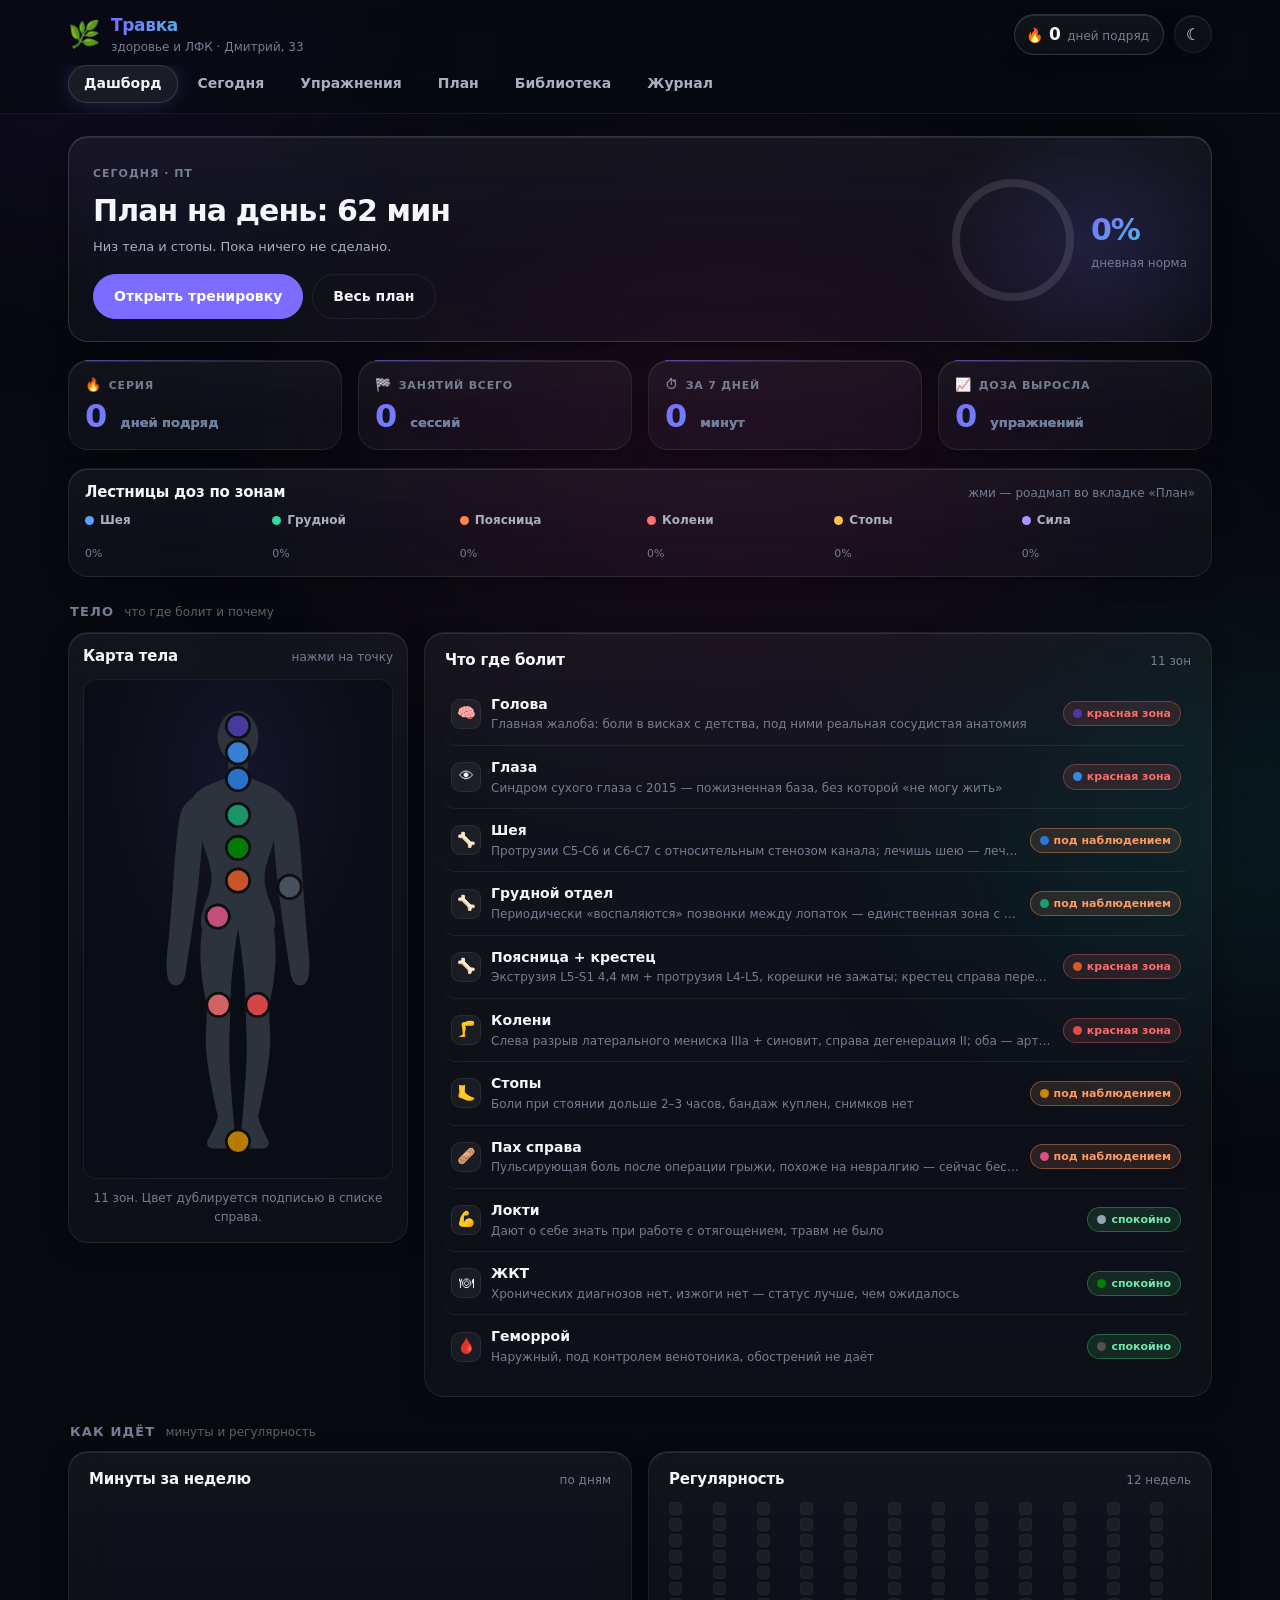
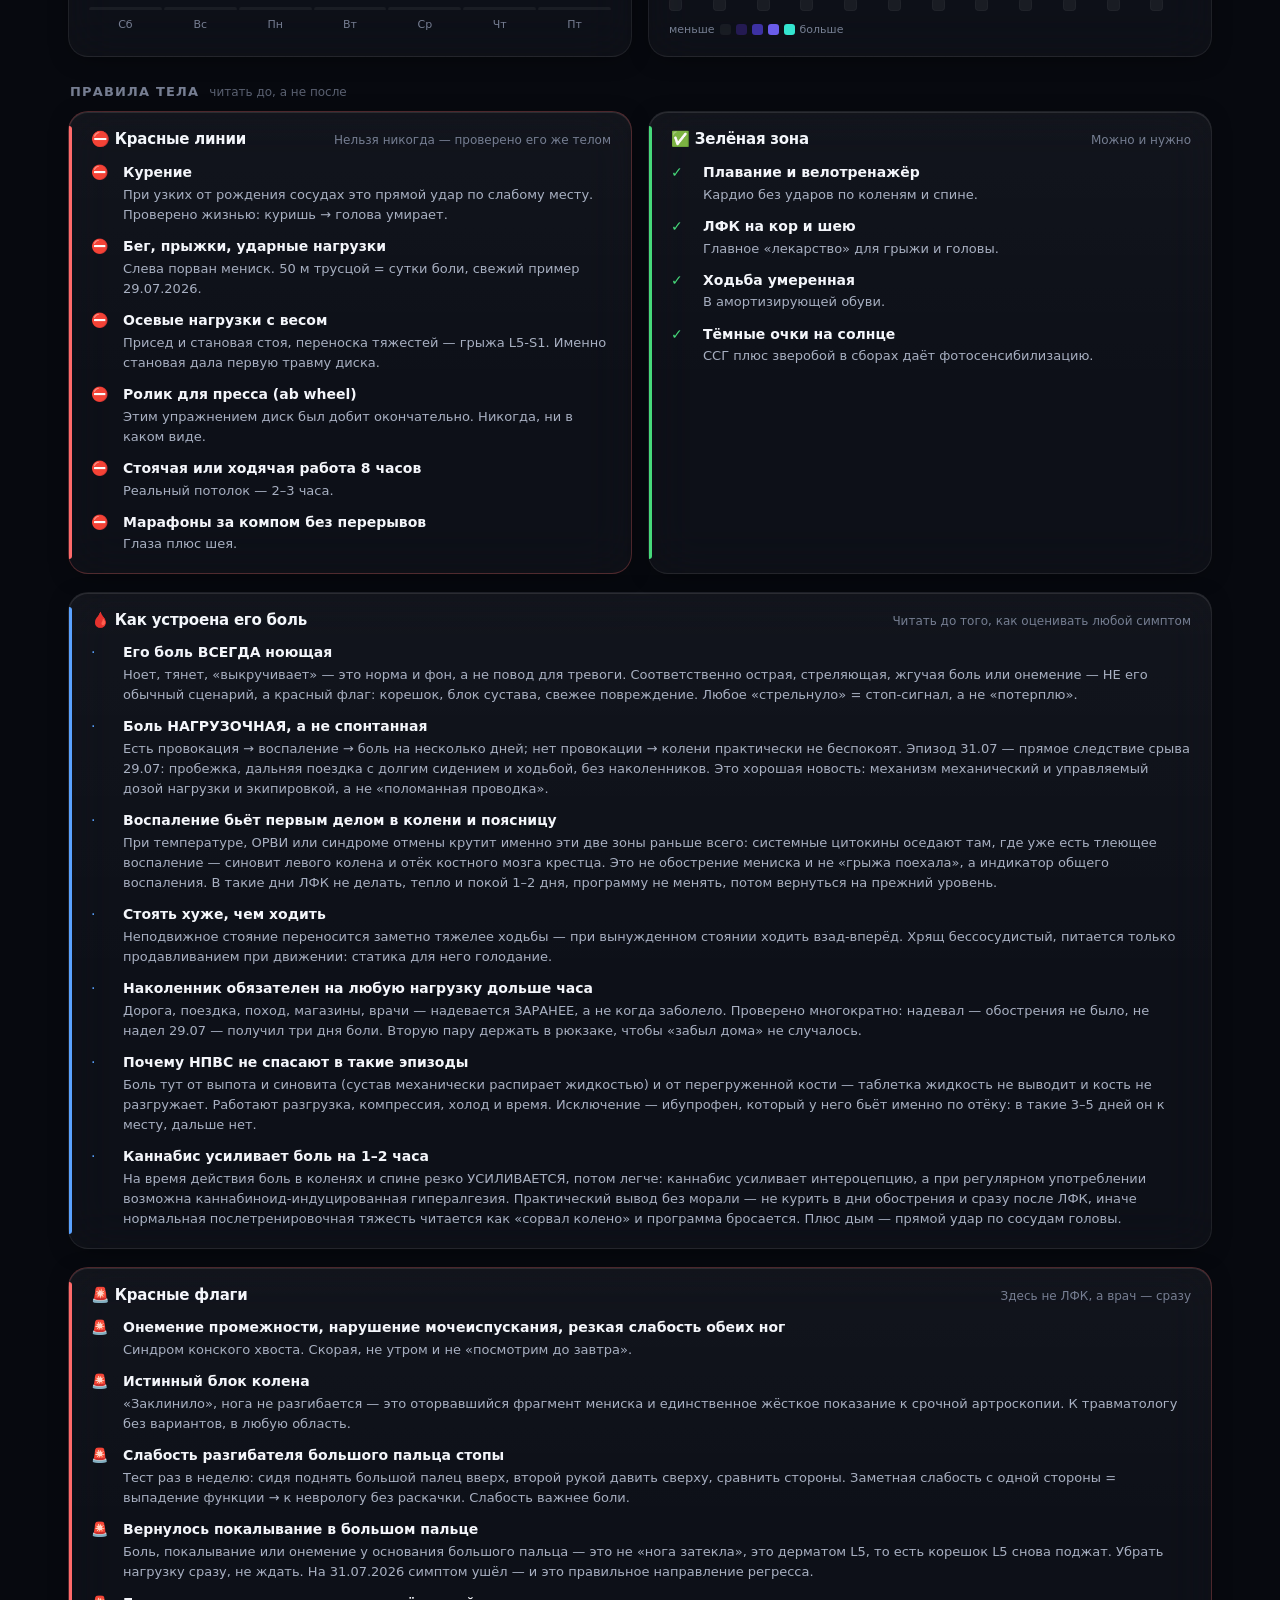
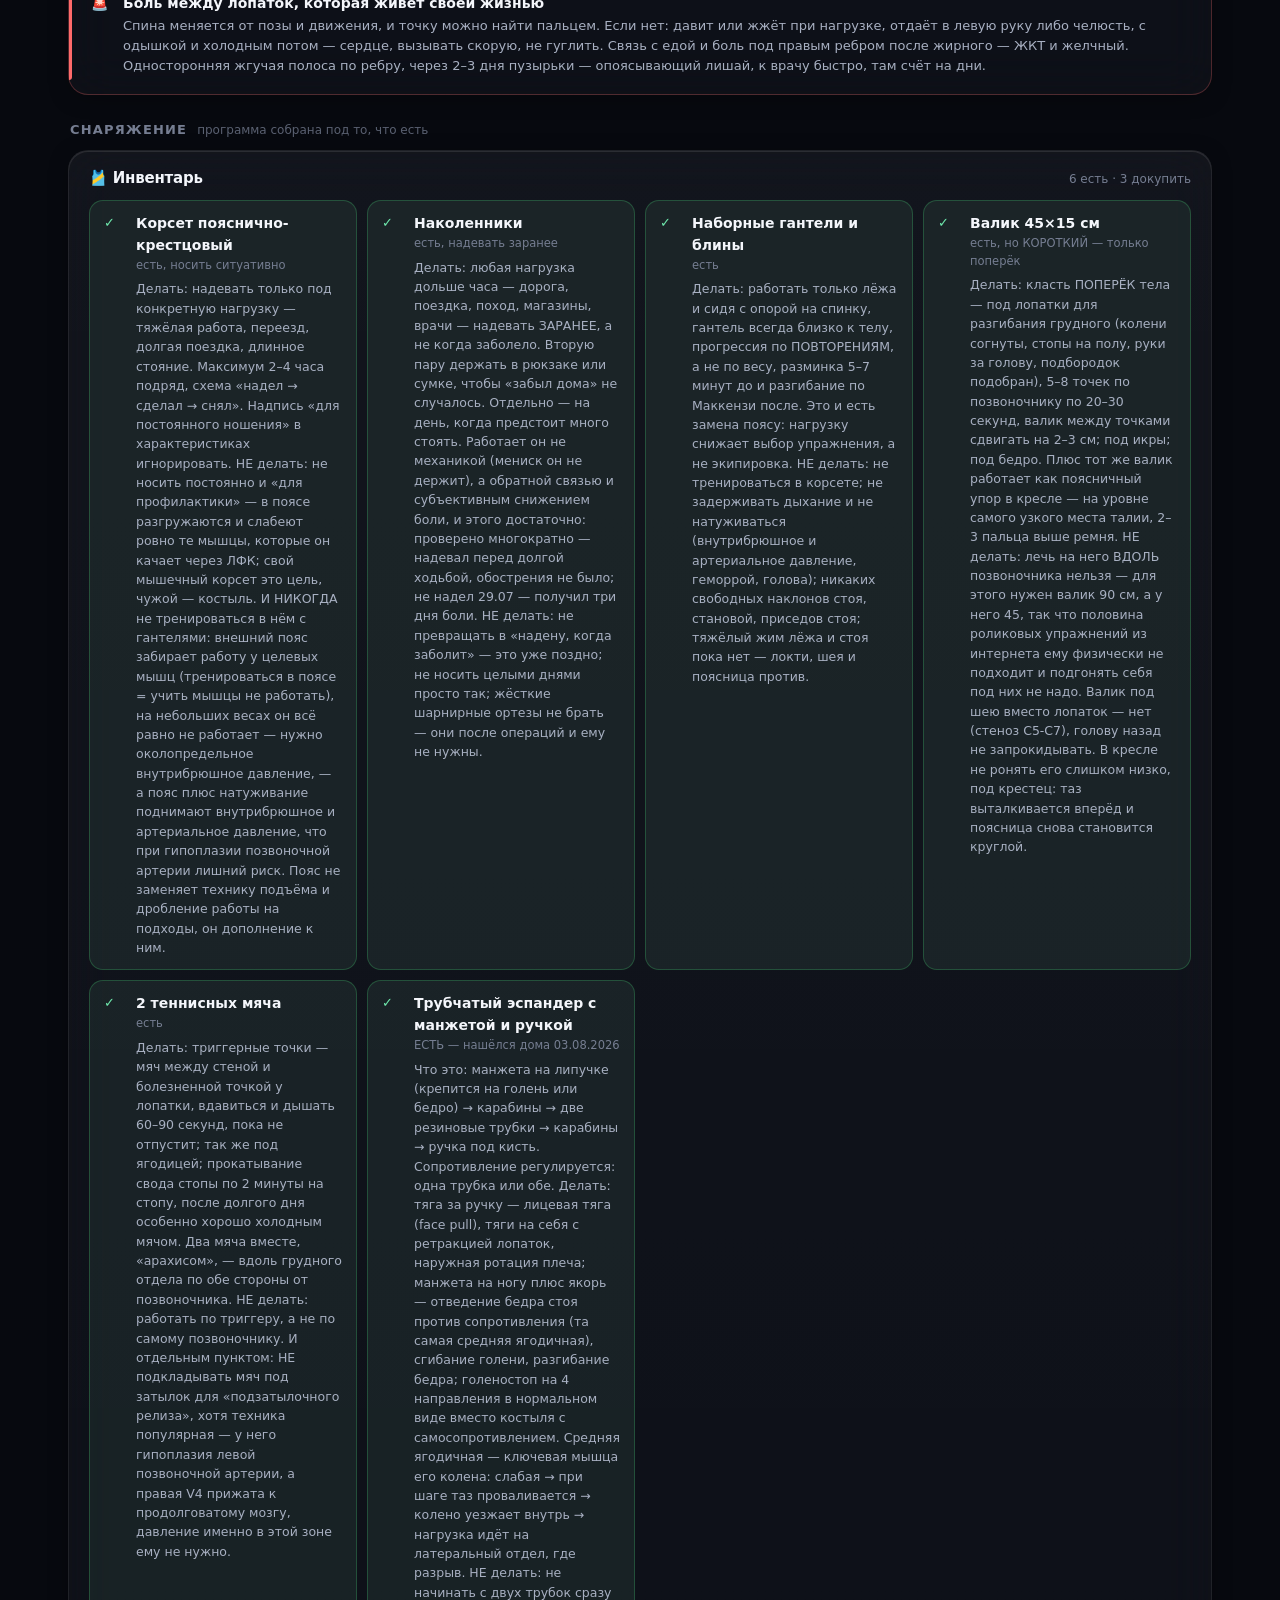
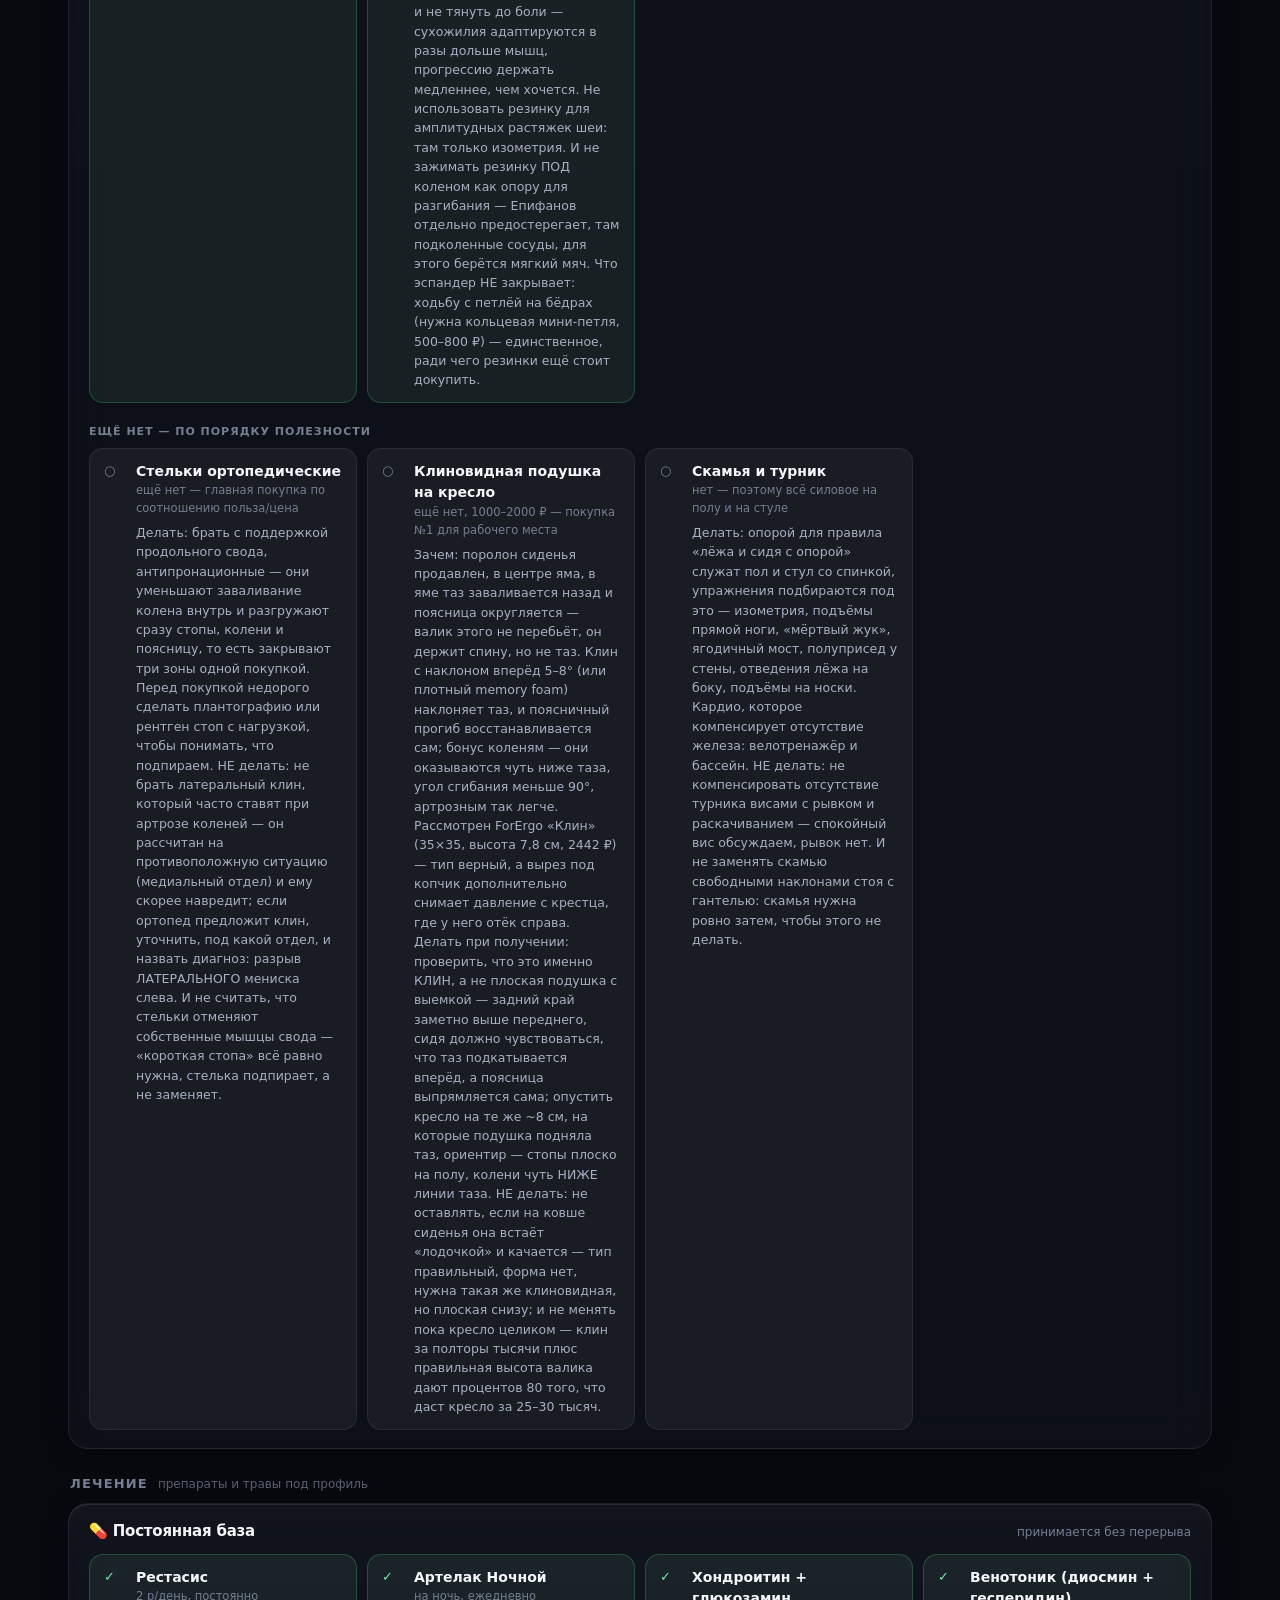
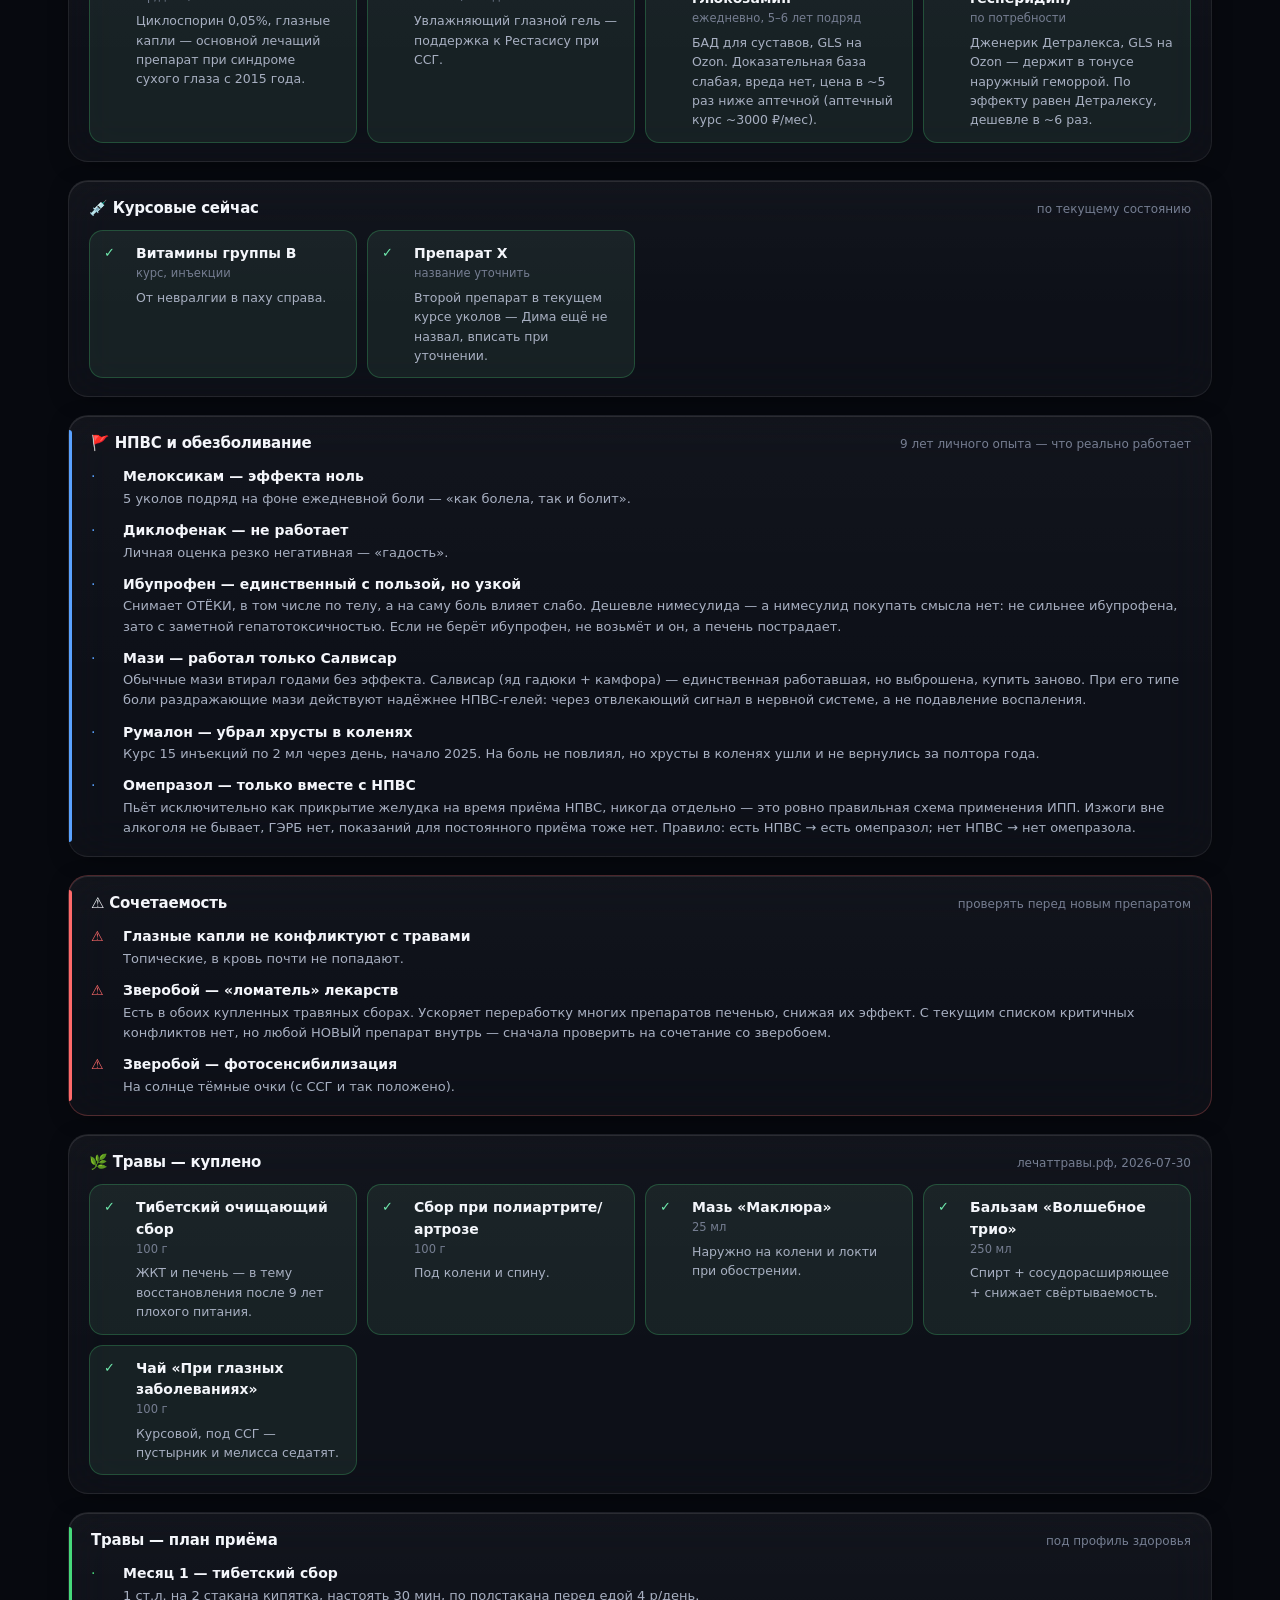
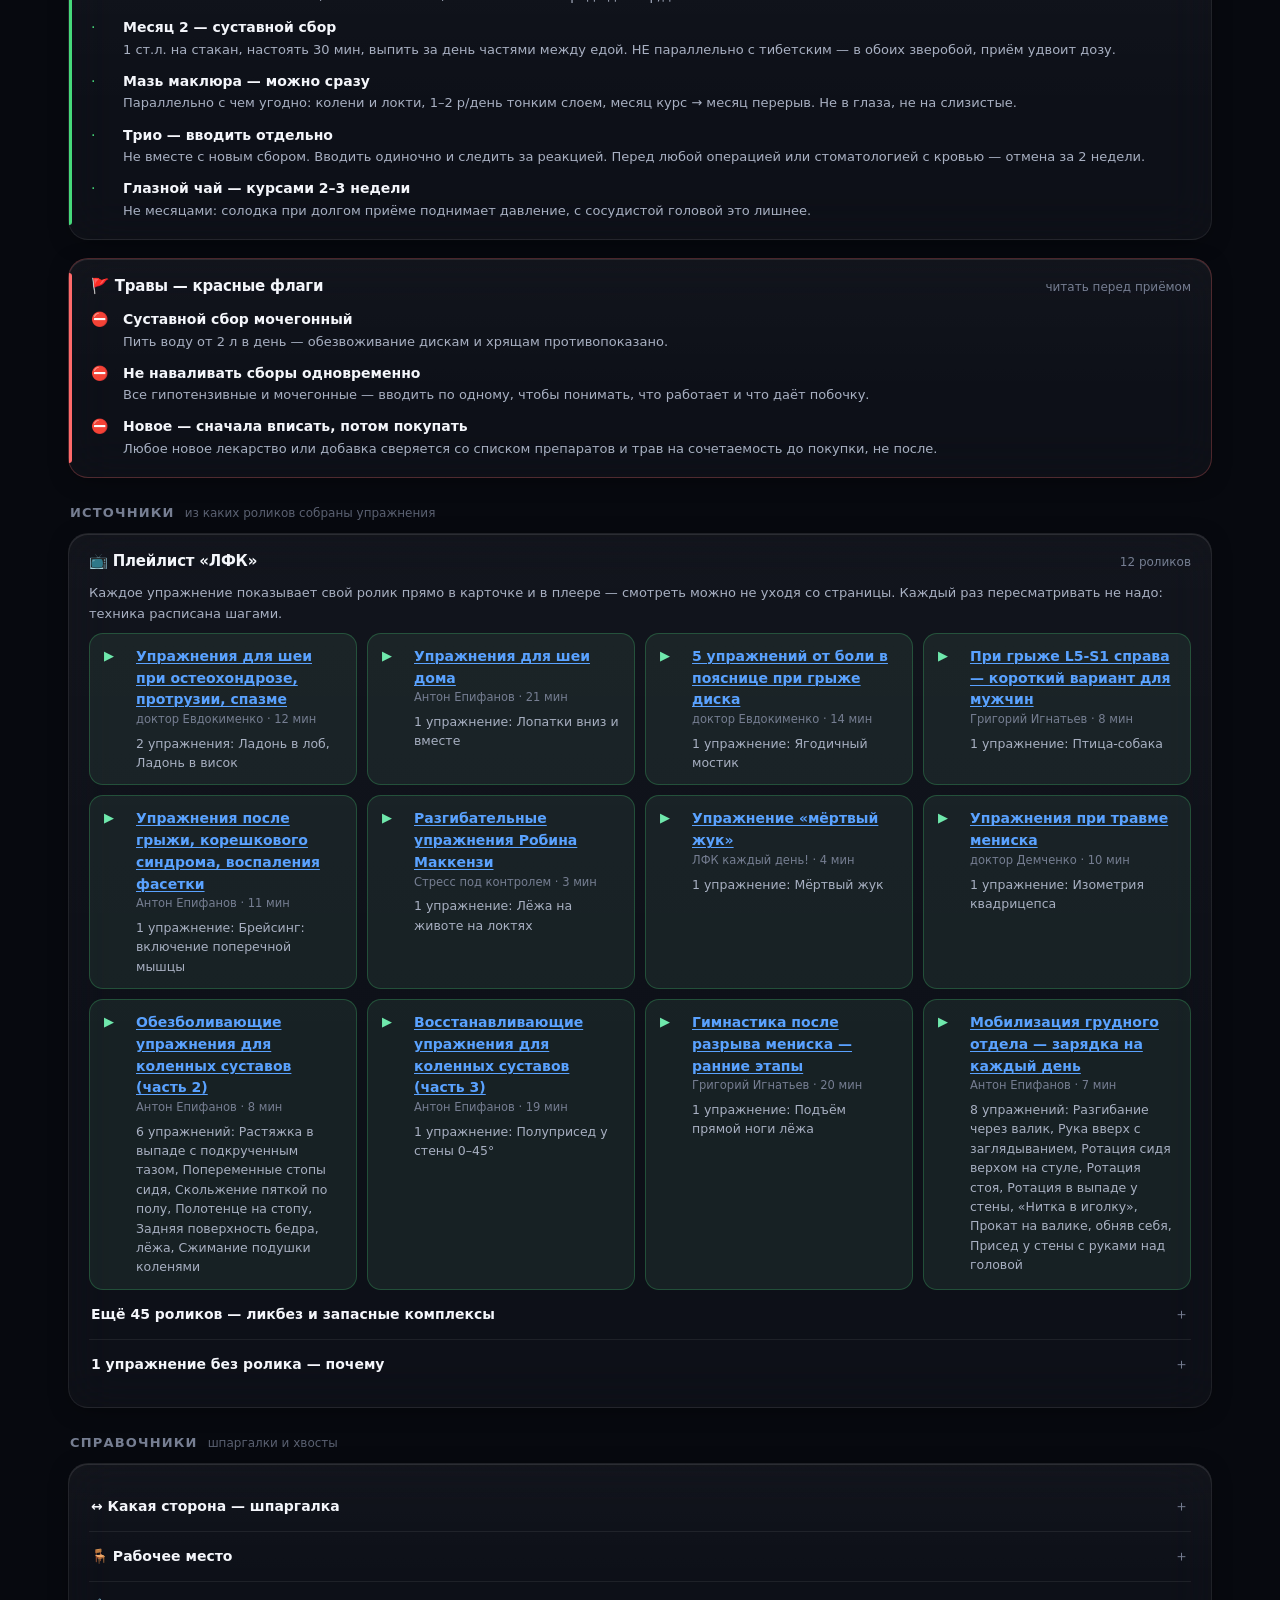
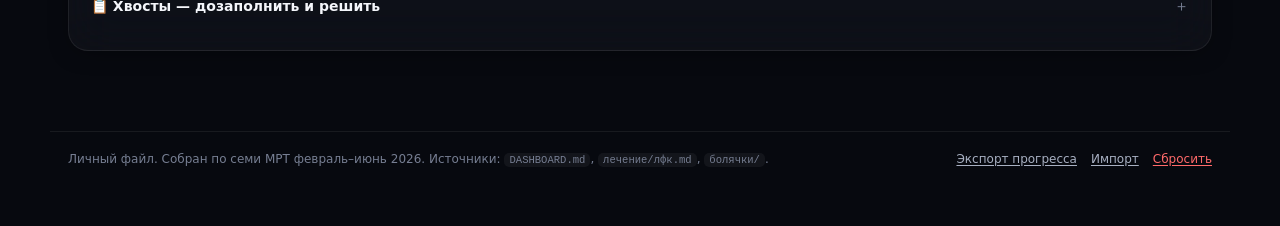
<file: index.html>
<!DOCTYPE html>
<html lang="ru" data-theme="dark">
<head>
<meta charset="utf-8">
<meta name="viewport" content="width=device-width, initial-scale=1, viewport-fit=cover">
<meta name="color-scheme" content="dark light">
<meta name="theme-color" content="#08090b">
<meta name="robots" content="noindex, nofollow, noarchive, nosnippet">
<meta name="referrer" content="no-referrer">
<title>Травка — здоровье и ЛФК</title>
<link rel="stylesheet" href="css/app.css">
</head>
<body>

<header class="topbar">
  <div class="topbar-in">
    <div class="brand">
      <span class="brand-mark" aria-hidden="true">🌿</span>
      <span class="brand-txt">
        <b>Травка</b>
        <i>здоровье и ЛФК · Дмитрий, 33</i>
      </span>
    </div>
    <div class="topbar-right">
      <div class="streak-pill" id="streakPill" title="Дней подряд с занятием">
        <span class="flame" aria-hidden="true">🔥</span>
        <span class="streak-n" id="streakN">0</span>
        <span class="streak-l">дней подряд</span>
      </div>
      <button class="icon-btn" id="themeBtn" type="button" aria-label="Сменить тему">
        <span class="ic-sun" aria-hidden="true">☀</span><span class="ic-moon" aria-hidden="true">☾</span>
      </button>
    </div>
  </div>
  <nav class="tabs" id="tabs" role="tablist">
    <button class="tab is-on" data-view="dash" role="tab">Дашборд</button>
    <button class="tab" data-view="today" role="tab">Сегодня</button>
    <button class="tab" data-view="cat" role="tab">Упражнения</button>
    <button class="tab" data-view="plan" role="tab">План</button>
    <button class="tab" data-view="lib" role="tab">Библиотека</button>
    <button class="tab" data-view="log" role="tab">Журнал</button>
  </nav>
</header>

<main id="view" class="view" tabindex="-1"></main>

<footer class="foot">
  <span>Личный файл. Собран по семи МРТ февраль–июнь 2026. Источники: <code>DASHBOARD.md</code>, <code>лечение/лфк.md</code>, <code>болячки/</code>.</span>
  <span class="foot-actions">
    <button class="link-btn" id="exportBtn" type="button">Экспорт прогресса</button>
    <button class="link-btn" id="importBtn" type="button">Импорт</button>
    <button class="link-btn danger" id="resetBtn" type="button">Сбросить</button>
  </span>
</footer>

<div class="sheet-wrap" id="sheetWrap" hidden>
  <div class="sheet-bg" data-close="1"></div>
  <div class="sheet" role="dialog" aria-modal="true" aria-labelledby="sheetTitle">
    <button class="sheet-x" id="sheetX" type="button" aria-label="Закрыть">✕</button>
    <div class="sheet-body" id="sheetBody"></div>
  </div>
</div>

<div class="player-wrap" id="playerWrap" hidden>
  <div class="player" role="dialog" aria-modal="true" aria-label="Тренировка"></div>
</div>

<div class="tip" id="tip" hidden></div>

<script src="js/bodymap.js"></script>
<script src="js/data-zones.js"></script>
<script src="js/data-neck.js"></script>
<script src="js/data-thoracic.js"></script>
<script src="js/data-lumbar.js"></script>
<script src="js/data-knee.js"></script>
<script src="js/data-foot.js"></script>
<script src="js/data-pool-tests.js"></script>
<script src="js/data-strength.js"></script>
<script src="js/data-library.js"></script>
<script src="js/program.js"></script>
<script src="js/app.js"></script>
</body>
</html>
</file>
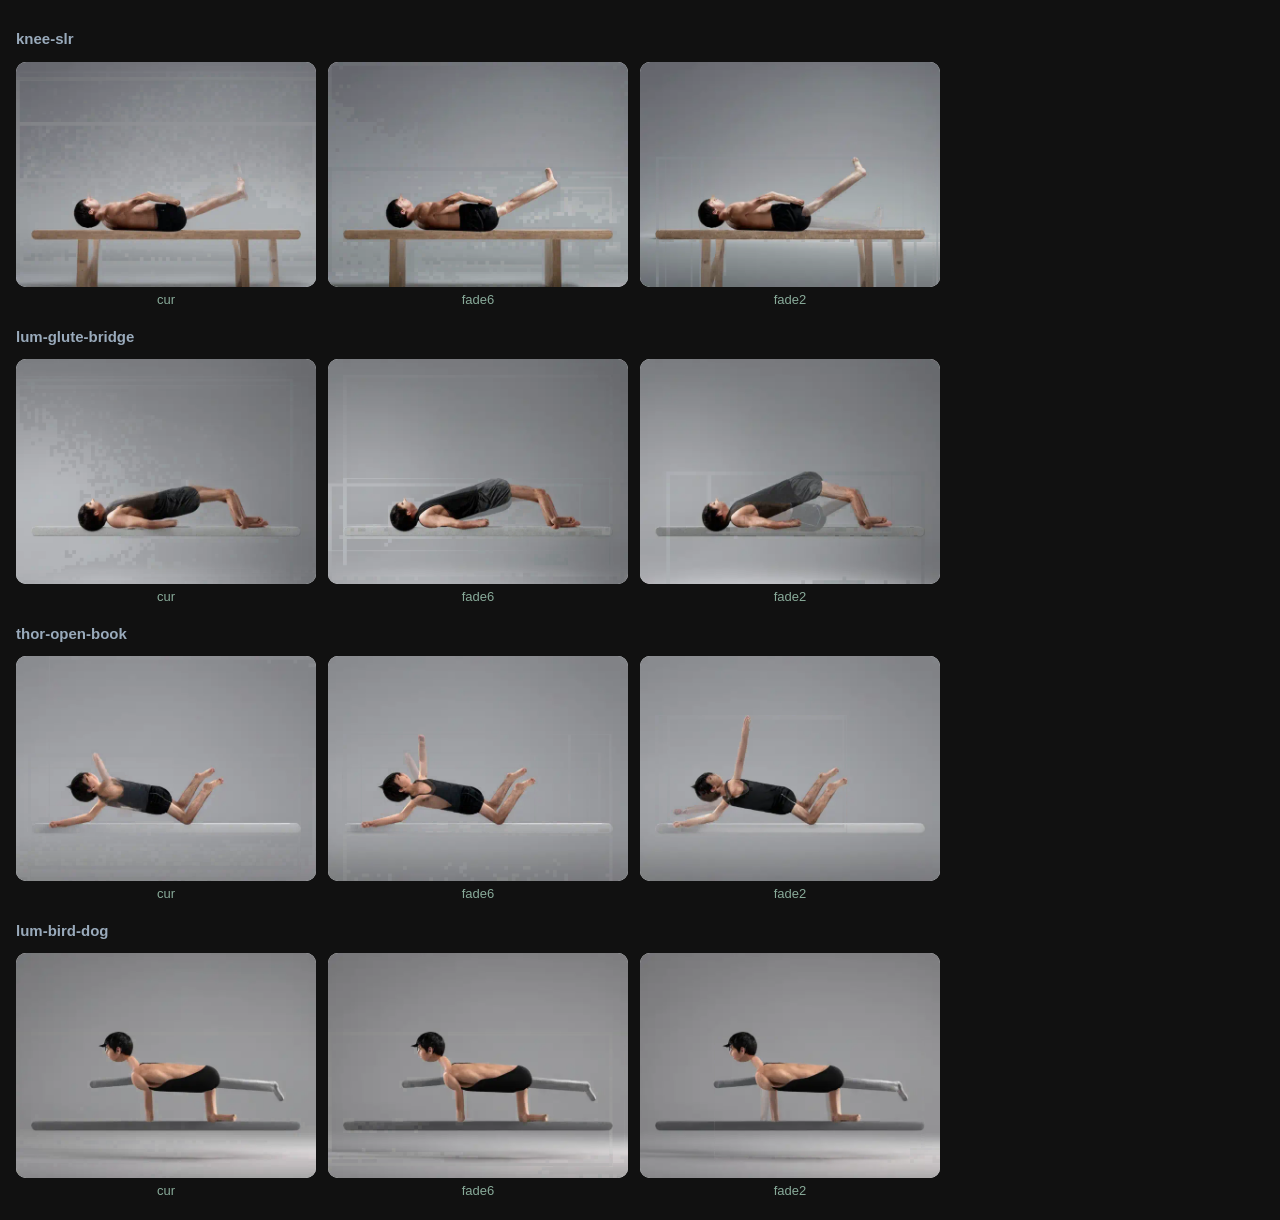
<file: img/_preview/preview.html>
<!doctype html><meta charset=utf-8><title>Варианты анимации</title><style>body{font:15px/1.4 -apple-system,sans-serif;background:#111;color:#eee;margin:0;padding:16px}h2{font-size:15px;color:#9ab}.row{display:flex;gap:12px;flex-wrap:wrap}figure{margin:0}img{width:300px;border-radius:10px;background:#eff2f5;display:block}figcaption{text-align:center;color:#8a9;font-size:13px;padding:4px}</style><section><h2>knee-slr</h2><div class=row><figure><img src='knee-slr-cur.webp'><figcaption>cur</figcaption></figure><figure><img src='knee-slr-fade6.webp'><figcaption>fade6</figcaption></figure><figure><img src='knee-slr-fade2.webp'><figcaption>fade2</figcaption></figure></div></section><section><h2>lum-glute-bridge</h2><div class=row><figure><img src='lum-glute-bridge-cur.webp'><figcaption>cur</figcaption></figure><figure><img src='lum-glute-bridge-fade6.webp'><figcaption>fade6</figcaption></figure><figure><img src='lum-glute-bridge-fade2.webp'><figcaption>fade2</figcaption></figure></div></section><section><h2>thor-open-book</h2><div class=row><figure><img src='thor-open-book-cur.webp'><figcaption>cur</figcaption></figure><figure><img src='thor-open-book-fade6.webp'><figcaption>fade6</figcaption></figure><figure><img src='thor-open-book-fade2.webp'><figcaption>fade2</figcaption></figure></div></section><section><h2>lum-bird-dog</h2><div class=row><figure><img src='lum-bird-dog-cur.webp'><figcaption>cur</figcaption></figure><figure><img src='lum-bird-dog-fade6.webp'><figcaption>fade6</figcaption></figure><figure><img src='lum-bird-dog-fade2.webp'><figcaption>fade2</figcaption></figure></div></section>
</file>
<file: css/app.css>
/* Травка — дашборд здоровья и ЛФК.
   Палитра — валидированная 8-слотовая категориальная из скилла dataviz
   (проверена scripts/validate_palette.js на CVD, светлоту и контраст).
   Цвет зоны НИКОГДА не единственный носитель смысла: рядом всегда точка + подпись. */

:root {
  color-scheme: light;

  /* Светлая тема — Apple-стиль (портирован из проекта mazda):
     серо-белый фон, чисто-белые карточки, один синий акцент, мягкая тень. */
  --page:      #f5f5f7;
  --page-2:    #eeeef1;
  --surface:   #ffffff;
  --surface-2: #f2f2f4;
  --surface-3: #e8e8ec;
  --ink:       #1c1c1e;
  --ink-2:     #4a4a4f;
  --ink-3:     #6e6e73;
  --grid:      #ececee;
  --line:      #d8d8dc;
  --border:    rgba(0, 0, 0, .07);
  --border-2:  rgba(0, 0, 0, .13);
  --shadow:    0 1px 2px rgba(0,0,0,.04), 0 16px 32px -18px rgba(0,0,0,.16);
  --shadow-lg: 0 2px 4px rgba(0,0,0,.05), 0 28px 60px -20px rgba(0,0,0,.22);

  /* брендовый акцент — Apple blue */
  --accent:     #0071e3;
  --accent-ink: #ffffff;
  --accent-dim: rgba(0, 113, 227, .12);
  --glow:       transparent;

  /* первичная кнопка и активные пилюли */
  --btn-bg: var(--accent);
  --btn-fg: var(--accent-ink);
  --pill-bg: var(--accent);
  --pill-fg: #ffffff;
  --pill-bd: var(--accent);

  /* категориальные слоты */
  --s1: #2a78d6;  /* шея */
  --s2: #eb6834;  /* поясница */
  --s3: #1baf7a;  /* грудной */
  --s4: #eda100;  /* стопы */
  --s5: #e87ba4;  /* пах */
  --s6: #008300;  /* бассейн */
  --s7: #4a3aa7;  /* тесты, голова */
  --s8: #e34948;  /* колени */

  /* статусы — зарезервированы, всегда с иконкой и подписью */
  --ok:   #0ca30c;
  --warn: #fab219;
  --sev:  #ec835a;
  --crit: #d03b3b;
  --good-text: #006300;

  /* секвенциальная лента для тепловой карты (blue 100→650) */
  --h0: var(--grid);
  --h1: #b7d3f6;
  --h2: #6da7ec;
  --h3: #2a78d6;
  --h4: #184f95;

  --r-lg: 20px;
  --r-md: 14px;
  --r-sm: 10px;
  --font: -apple-system, BlinkMacSystemFont, "SF Pro Text", "SF Pro Display", system-ui, "Segoe UI", sans-serif;
}

/* Тёмная тема — портирована из проекта consigliere: неоновое aurora-стекло,
   почти-чёрная база, полупрозрачные карточки со стеклянным блюром,
   акцент — фиолетово-бирюзовый градиент. Иерархия держится на границах
   и внутренней светлой кромке, а не на тенях (в темноте тень не видно). */
:root[data-theme="dark"] {
  color-scheme: dark;
  --page:      #07090f;
  --page-2:    #0b0d16;
  --surface:   rgba(255, 255, 255, .03);
  --surface-2: rgba(255, 255, 255, .05);
  --surface-3: rgba(255, 255, 255, .075);
  --ink:       #f4f6fb;
  --ink-2:     #a8b0c2;
  /* светлее, чем --text-lo в consigliere (#5C6478): там это декоративный
     блёклый текст, здесь — подписи зон и хинты, нужен контраст ≥ 4.5 */
  --ink-3:     #767e92;
  --grid:      rgba(255, 255, 255, .05);
  --line:      rgba(255, 255, 255, .11);
  --border:    rgba(255, 255, 255, .07);
  --border-2:  rgba(255, 255, 255, .14);
  --shadow:    inset 0 1px 0 rgba(255,255,255,.10), 0 4px 24px -8px rgba(0,0,0,.6);
  --shadow-lg: inset 0 1px 0 rgba(255,255,255,.10), 0 8px 48px -12px rgba(124,108,255,.35);

  /* aurora-фон и акценты — violet/cyan, как в consigliere */
  --aurora-1: #1b1035;
  --aurora-2: #0a2a2e;
  --aurora-3: #2a0e22;
  --violet: #7c6cff;
  --cyan:   #34e5d0;

  --accent:     #7c6cff;
  --accent-ink: #ffffff;
  --accent-dim: rgba(124, 108, 255, .14);
  --glow:       rgba(124, 108, 255, .16);

  --btn-bg: var(--accent);
  --btn-fg: var(--accent-ink);
  --pill-bg: var(--surface-3);
  --pill-fg: var(--ink);
  --pill-bd: var(--border-2);

  --s1: #5aa2ff;
  --s2: #ff8250;
  --s3: #2fd9a0;
  --s4: #ffc44d;
  --s5: #ff8ab8;
  --s6: #46d97a;
  --s7: #ab97ff;
  --s8: #ff7272;

  --ok:   #46d97a;
  --warn: #ffc44d;
  --sev:  #ff9a63;
  --crit: #ff6a6a;
  --good-text: #6fe8ac;

  /* тепловая карта — лента violet→cyan под брендовый градиент consigliere,
     светлота растёт монотонно, поэтому уровни различимы и в ч/б */
  --h1: #241a52;
  --h2: #3d31a3;
  --h3: #6a5cea;
  --h4: #34e5d0;
}

* { box-sizing: border-box; }

/* Атрибут hidden должен побеждать любые display из классов ниже
   (иначе .sheet-wrap{display:grid} перекрывает правило браузера). */
[hidden] { display: none !important; }

/* Фон живёт на html: тогда фиксированное свечение body::before (z-index:-1)
   ложится поверх заливки, а не проваливается под холст страницы. */
html, body { margin: 0; padding: 0; }
html { background: var(--page); }

body {
  font-family: var(--font);
  background: transparent;
  color: var(--ink);
  -webkit-font-smoothing: antialiased;
  font-size: 15px;
  line-height: 1.55;
  padding-bottom: 40px;
}

/* Мягкое свечение вверху страницы: в темноте даёт глубину и не даёт фону
   читаться как плоская чёрная плашка. В светлой теме --glow прозрачный. */
body::before {
  content: ""; position: fixed; inset: 0 0 auto; height: 520px; z-index: -1;
  background:
    radial-gradient(90% 100% at 18% 0%, var(--glow), transparent 68%),
    radial-gradient(70% 90% at 92% 4%, rgba(90, 162, 255, .07), transparent 70%);
  pointer-events: none;
}
/* Светлая тема: пастельная aurora Apple (перенесена из mazda) — голубое,
   лавандовое и мятное пятна. Очень деликатные: белые карточки должны
   читаться как «лежащие сверху», а фон — как подсвеченная бумага. */
:root:not([data-theme="dark"]) body::before {
  inset: -20%; height: auto; filter: blur(60px); opacity: .5;
  background:
    radial-gradient(38% 34% at 12% 6%,  rgba(122, 178, 255, .55), transparent 62%),
    radial-gradient(34% 30% at 90% 18%, rgba(193, 152, 255, .40), transparent 62%),
    radial-gradient(42% 38% at 64% 92%, rgba(118, 232, 198, .38), transparent 66%);
  animation: aurora-drift 30s ease-in-out infinite alternate;
}

/* Тёмная тема: живая aurora на весь холст (как в consigliere) — три дрейфующих
   цветных пятна поверх почти-чёрной базы, дают глубину полупрозрачным .card. */
:root[data-theme="dark"] body::before {
  inset: -20%; height: auto; filter: blur(64px); opacity: .6;
  background:
    radial-gradient(40% 40% at 20% 15%, var(--aurora-1), transparent 60%),
    radial-gradient(38% 38% at 85% 80%, var(--aurora-2), transparent 60%),
    radial-gradient(45% 45% at 55% 50%, var(--aurora-3), transparent 65%);
  animation: aurora-drift 26s ease-in-out infinite alternate;
}
@keyframes aurora-drift { to { transform: translate(-4%, 3%) scale(1.08) rotate(2deg); } }

/* Тёмная тема: те же плавающие поверхности, что и .card, получают матовое
   стекло — аврора просвечивает сквозь них, как .glass в consigliere. */
:root[data-theme="dark"] .sheet,
:root[data-theme="dark"] .routine,
:root[data-theme="dark"] .plan-week,
:root[data-theme="dark"] .ex-card,
:root[data-theme="dark"] .streak-pill,
:root[data-theme="dark"] .icon-btn {
  -webkit-backdrop-filter: blur(24px) saturate(140%);
  backdrop-filter: blur(24px) saturate(140%);
}

h1, h2, h3, h4 { margin: 0; font-weight: 650; letter-spacing: -.015em; line-height: 1.25; }
p { margin: 0 0 .7em; }
p:last-child { margin-bottom: 0; }
code { font-family: ui-monospace, SFMono-Regular, Menlo, monospace; font-size: .88em; background: var(--surface-2); padding: 1px 5px; border-radius: 5px; }
a { color: var(--s1); text-decoration-thickness: 1px; text-underline-offset: 2px; }

/* ─────────────────────────── шапка ─────────────────────────── */

.topbar {
  position: sticky; top: 0; z-index: 40;
  background: color-mix(in srgb, var(--page) 78%, transparent);
  backdrop-filter: saturate(1.7) blur(18px);
  -webkit-backdrop-filter: saturate(1.7) blur(18px);
  border-bottom: 1px solid var(--border);
}
.topbar-in {
  max-width: 1180px; margin: 0 auto;
  padding: 12px 18px 8px;
  display: flex; align-items: center; justify-content: space-between; gap: 14px;
}
.brand { display: flex; align-items: center; gap: 11px; min-width: 0; }
.brand-mark { font-size: 26px; line-height: 1; }
.brand-txt { display: flex; flex-direction: column; min-width: 0; }
.brand-txt b { font-size: 17px; font-weight: 680; letter-spacing: -.02em; }
.brand-txt i { font-style: normal; font-size: 12px; color: var(--ink-3); white-space: nowrap; overflow: hidden; text-overflow: ellipsis; }
/* тёмная тема: анимированный градиентный логотип, как .brand в consigliere */
:root[data-theme="dark"] .brand-txt b {
  background: linear-gradient(110deg, var(--violet), var(--cyan), #9d7bff, var(--violet));
  background-size: 220% auto;
  -webkit-background-clip: text; background-clip: text; -webkit-text-fill-color: transparent;
  animation: brand-shimmer 7s linear infinite;
}
@keyframes brand-shimmer { to { background-position: 220% center; } }

.topbar-right { display: flex; align-items: center; gap: 10px; }

.streak-pill {
  display: flex; align-items: baseline; gap: 6px;
  background: var(--surface); border: 1px solid var(--border);
  border-radius: 999px; padding: 6px 14px 6px 11px;
  box-shadow: var(--shadow);
}
:root[data-theme="dark"] .streak-pill {
  background: linear-gradient(180deg, var(--surface-2), var(--surface));
  border-color: var(--border-2);
}
.streak-pill .flame { font-size: 14px; }
.streak-n { font-size: 17px; font-weight: 700; font-variant-numeric: tabular-nums; }
.streak-l { font-size: 12px; color: var(--ink-3); }

.icon-btn {
  width: 38px; height: 38px; border-radius: 999px;
  background: var(--surface); border: 1px solid var(--border); color: var(--ink);
  cursor: pointer; font-size: 16px; display: grid; place-items: center;
  box-shadow: var(--shadow); transition: transform .12s ease;
}
.icon-btn:active { transform: scale(.94); }
.ic-moon { display: none; }
:root[data-theme="dark"] .ic-sun { display: none; }
:root[data-theme="dark"] .ic-moon { display: block; }

.tabs {
  max-width: 1180px; margin: 0 auto; padding: 0 18px 10px;
  display: flex; gap: 4px; overflow-x: auto; scrollbar-width: none;
}
.tabs::-webkit-scrollbar { display: none; }
.tab {
  flex: 0 0 auto; padding: 7px 15px; border-radius: 999px;
  border: 1px solid transparent; background: transparent;
  color: var(--ink-2); font: inherit; font-size: 14px; font-weight: 550;
  cursor: pointer; white-space: nowrap; transition: background .14s, color .14s;
}
.tab:hover { background: var(--surface-2); color: var(--ink); }
.tab.is-on { background: var(--pill-bg); color: var(--pill-fg); border-color: var(--pill-bd); }
/* тёмная тема: активный таб светится фиолетовым, как .tab-pill в consigliere */
:root[data-theme="dark"] .tab.is-on { box-shadow: 0 0 26px -6px rgba(124, 108, 255, .5); }

/* ─────────────────────────── сетка ─────────────────────────── */

.view { max-width: 1180px; margin: 0 auto; padding: 22px 18px 60px; outline: none; }
.view > * + * { margin-top: 18px; }

.row { display: grid; gap: 16px; }
.row-2 { grid-template-columns: 1fr 1fr; }
.row-3 { grid-template-columns: repeat(3, 1fr); }
.row-4 { grid-template-columns: repeat(4, 1fr); }
.row-hero { grid-template-columns: minmax(0, 340px) minmax(0, 1fr); align-items: start; }
/* герой: текст тянется, кольцо прогресса — фиксированной колонкой справа */
.row-hero-r { grid-template-columns: minmax(0, 1fr) minmax(0, 290px); align-items: center; }
@media (max-width: 900px) { .row-hero, .row-3, .row-4 { grid-template-columns: 1fr 1fr; } }
@media (max-width: 760px) { .row-hero-r { grid-template-columns: 1fr; } .row-hero-r .ring-wrap { justify-content: flex-start !important; } }
@media (max-width: 620px) { .row-2, .row-3, .row-4, .row-hero { grid-template-columns: 1fr; } }

.card {
  position: relative;
  background: var(--surface); border: 1px solid var(--border);
  border-radius: var(--r-lg); padding: 18px 20px; box-shadow: var(--shadow);
}
.card.tight { padding: 14px 16px; }
.card.flush { padding: 0; overflow: hidden; }
/* тёмная тема: матовое стекло, как .glass в consigliere — полупрозрачная
   поверхность + блюр, аврора-фон просвечивает сквозь карточки */
:root[data-theme="dark"] .card {
  background: linear-gradient(180deg, var(--surface-2) 0%, var(--surface) 62%);
  -webkit-backdrop-filter: blur(24px) saturate(140%);
  backdrop-filter: blur(24px) saturate(140%);
}
:root[data-theme="dark"] .card.flush { -webkit-backdrop-filter: none; backdrop-filter: none; }

/* ─────────────────── герой дашборда ─────────────────── */

.hero {
  overflow: hidden; padding: 24px 24px 22px;
  border-color: var(--border-2);
}
.hero::after {
  content: ""; position: absolute; inset: -40% -10% auto auto; width: 460px; height: 380px;
  background: radial-gradient(closest-side, color-mix(in srgb, var(--accent) 16%, transparent), transparent 72%);
  pointer-events: none;
}
.hero > * { position: relative; z-index: 1; }
.hero h1 { font-size: 30px; letter-spacing: -.03em; margin: 8px 0 8px; }
@media (max-width: 620px) { .hero { padding: 20px 18px; } .hero h1 { font-size: 24px; } }

/* ─────────────────── заголовок секции ─────────────────── */

.sec-head { display: flex; align-items: baseline; gap: 10px; margin: 26px 2px 2px; }
.sec-head h2 { font-size: 13px; font-weight: 650; letter-spacing: .09em; text-transform: uppercase; color: var(--ink-3); }
.sec-head span { font-size: 12px; color: var(--ink-3); opacity: .75; }
.view > .sec-head + * { margin-top: 10px; }

.card-h { display: flex; align-items: baseline; justify-content: space-between; gap: 12px; margin-bottom: 12px; }
.card-h h2 { font-size: 15px; font-weight: 650; }
.card-h h3 { font-size: 14px; font-weight: 650; }
.card-h .hint { font-size: 12px; color: var(--ink-3); }

.eyebrow { font-size: 11px; font-weight: 650; letter-spacing: .09em; text-transform: uppercase; color: var(--ink-3); }
.muted { color: var(--ink-3); }
.sec { color: var(--ink-2); }
.small { font-size: 13px; }
.tiny { font-size: 12px; }

/* ─────────────────────────── статы ─────────────────────────── */

.stat { display: flex; flex-direction: column; gap: 3px; padding: 15px 16px 16px; }
.stat .k { display: flex; align-items: center; gap: 7px; font-size: 11px; color: var(--ink-3); font-weight: 620; letter-spacing: .07em; text-transform: uppercase; }
.stat .k .e { font-size: 13px; }
.stat .v { font-size: 32px; font-weight: 700; letter-spacing: -.035em; line-height: 1.15; font-variant-numeric: tabular-nums; }
.stat .v small { font-size: 13px; font-weight: 550; color: var(--ink-3); margin-left: 4px; letter-spacing: 0; }
/* тёмная тема: крупные цифры градиентом violet→cyan, как .gnum в consigliere */
:root[data-theme="dark"] .stat .v {
  background: linear-gradient(135deg, var(--violet), var(--cyan));
  -webkit-background-clip: text; background-clip: text; -webkit-text-fill-color: transparent;
}
:root[data-theme="dark"] .stat .v small { -webkit-text-fill-color: var(--ink-3); background: none; }
.stat .d { font-size: 12px; color: var(--ink-2); }
.stat .d.up { color: var(--good-text); }
/* тонкая акцентная кромка сверху — плитки читаются как ряд, а не как четыре коробки */
.stat::before {
  content: ""; position: absolute; left: 16px; right: 16px; top: -1px; height: 1px;
  background: linear-gradient(90deg, var(--accent), transparent 78%); opacity: .55;
}

.ring-wrap { display: flex; align-items: center; gap: 16px; }
.ring { flex: 0 0 auto; }
.ring circle { fill: none; stroke-linecap: round; }
.ring .bg { stroke: var(--line); }
.ring .fg { stroke: var(--accent); transition: stroke-dashoffset .5s cubic-bezier(.2,.8,.2,1); }
:root[data-theme="dark"] .ring .fg { filter: drop-shadow(0 0 6px color-mix(in srgb, var(--accent) 55%, transparent)); }
.ring-txt { font-size: 30px; font-weight: 700; letter-spacing: -.035em; font-variant-numeric: tabular-nums; }
:root[data-theme="dark"] .ring-txt {
  background: linear-gradient(135deg, var(--violet), var(--cyan));
  -webkit-background-clip: text; background-clip: text; -webkit-text-fill-color: transparent;
}

/* ─────────────────────────── графики ─────────────────────────── */

.bars { display: flex; align-items: flex-end; gap: 2px; height: 108px; }
.bars .b { flex: 1; display: flex; flex-direction: column; justify-content: flex-end; align-items: center; gap: 5px; height: 100%; cursor: default; }
.bars .b .fill {
  width: 100%; min-height: 3px; border-radius: 6px 6px 2px 2px; transition: opacity .12s, filter .12s;
  background: linear-gradient(180deg, var(--accent), color-mix(in srgb, var(--accent) 42%, transparent));
}
.bars .b .fill.z { background: var(--grid); }
.bars .b:hover .fill { filter: brightness(1.15); }
.bars .b .n { font-size: 11px; font-variant-numeric: tabular-nums; color: var(--ink-2); }
.bars-x { display: flex; gap: 2px; margin-top: 6px; }
.bars-x span { flex: 1; text-align: center; font-size: 11px; color: var(--ink-3); }

.heat { display: grid; grid-auto-flow: column; grid-template-rows: repeat(7, 1fr); gap: 3px; }
.heat i { width: 13px; height: 13px; border-radius: 4px; background: var(--h0); display: block; cursor: default; box-shadow: inset 0 0 0 1px rgba(255,255,255,.03); }
.heat i[data-l="1"] { background: var(--h1); }
.heat i[data-l="2"] { background: var(--h2); }
.heat i[data-l="3"] { background: var(--h3); }
.heat i[data-l="4"] { background: var(--h4); }
.heat-legend { display: flex; align-items: center; gap: 5px; font-size: 11px; color: var(--ink-3); margin-top: 10px; }
.heat-legend i { width: 11px; height: 11px; border-radius: 3px; display: block; }

.tip {
  position: fixed; z-index: 90; pointer-events: none;
  background: var(--ink); color: var(--page);
  padding: 6px 10px; border-radius: 8px; font-size: 12px; line-height: 1.4;
  box-shadow: var(--shadow-lg); max-width: 240px;
}

/* ─────────────────────────── карта тела ─────────────────────────── */

.bodymap-card { display: flex; flex-direction: column; align-items: center; padding: 14px 14px 16px; }
.bodymap-stage {
  width: 100%; display: flex; justify-content: center;
  border-radius: var(--r-md); padding: 10px 0 4px;
  background: radial-gradient(62% 58% at 50% 20%, color-mix(in srgb, var(--accent) 9%, transparent), transparent 70%), var(--page-2);
  border: 1px solid var(--border);
}
.bodymap { width: 100%; max-width: 250px; height: auto; }
.bodymap .zone { cursor: pointer; transition: opacity .14s, transform .14s; transform-box: fill-box; transform-origin: center; }
.bodymap .zone:hover { opacity: .85; }
.bodymap-legend { font-size: 12px; color: var(--ink-3); text-align: center; margin-top: 10px; }
/* Силуэт нарисован под белый лист (#D7DEE6 + белая обводка меток).
   В темноте перекрашиваем прямо по презентационным атрибутам — SVG инлайновый. */
:root[data-theme="dark"] .bodymap [fill="#D7DEE6"] { fill: #2c333d; }
:root[data-theme="dark"] .bodymap [fill="#94A3B4"] { fill: #4a545f; }
:root[data-theme="dark"] .bodymap [stroke="#FFFFFF"] { stroke: #0d0f12; stroke-width: 3.5; }
.bodymap .zone:hover { transform: scale(1.06); }

.zone-list { display: flex; flex-direction: column; gap: 0; }
.zone-row {
  display: grid; grid-template-columns: 30px minmax(0,1fr) auto;
  align-items: center; gap: 10px;
  padding: 11px 10px 11px 6px; border-bottom: 1px solid var(--border);
  cursor: pointer; text-align: left; background: none; border-left: 0; border-right: 0; border-top: 0;
  color: inherit; font: inherit; width: 100%; border-radius: 10px;
  transition: background .13s, transform .13s;
}
.zone-row:last-child { border-bottom: 0; }
.zone-row:hover { background: var(--surface-2); transform: translateX(2px); }
.zone-row .ico {
  font-size: 15px; width: 30px; height: 30px; border-radius: 9px;
  display: grid; place-items: center; background: var(--surface-2); border: 1px solid var(--border);
}
.zone-row .t { min-width: 0; }
.zone-row .t b { display: block; font-size: 14px; font-weight: 600; }
.zone-row .t span { display: block; font-size: 12px; color: var(--ink-3); overflow: hidden; text-overflow: ellipsis; white-space: nowrap; }

.dot { width: 9px; height: 9px; border-radius: 999px; display: inline-block; flex: 0 0 auto; }

.badge {
  display: inline-flex; align-items: center; gap: 5px;
  font-size: 11px; font-weight: 600; padding: 3px 9px; border-radius: 999px;
  border: 1px solid var(--border); background: var(--surface-2); color: var(--ink-2);
  white-space: nowrap;
}
.badge.red    { color: var(--crit); border-color: color-mix(in srgb, var(--crit) 35%, transparent); background: color-mix(in srgb, var(--crit) 12%, transparent); }
.badge.amber  { color: var(--sev);  border-color: color-mix(in srgb, var(--sev) 40%, transparent); background: color-mix(in srgb, var(--sev) 12%, transparent); }
.badge.green  { color: var(--good-text); border-color: color-mix(in srgb, var(--ok) 35%, transparent); background: color-mix(in srgb, var(--ok) 12%, transparent); }

/* ─────────────────────────── списки-правила ─────────────────────────── */

/* Тон карточки: цветная кромка слева + подкрашенная маркер-колонка.
   Цвет никогда не единственный носитель смысла — рядом всегда символ и заголовок. */
.card.tone { padding-left: 22px; }
.card.tone::before {
  content: ""; position: absolute; left: 0; top: 14px; bottom: 14px; width: 3px;
  border-radius: 0 3px 3px 0; background: var(--tone);
}
.card.tone-red   { --tone: var(--crit); }
.card.tone-green { --tone: var(--ok); }
.card.tone-blue  { --tone: var(--s1); }
.card.tone .rule .m { color: var(--tone); }
.card.tone-red { border-color: color-mix(in srgb, var(--crit) 26%, transparent); }

.rules { display: flex; flex-direction: column; gap: 11px; }
.rule { display: grid; grid-template-columns: 22px minmax(0,1fr); gap: 10px; }
.rule .m { font-size: 14px; line-height: 1.5; }
.rule b { display: block; font-size: 14px; font-weight: 620; margin-bottom: 1px; }
.rule p { font-size: 13px; color: var(--ink-2); margin: 0; }

/* инвентарь */
.gear-grid { display: grid; grid-template-columns: repeat(auto-fill, minmax(258px, 1fr)); gap: 10px; }
.gear {
  display: grid; grid-template-columns: 22px minmax(0,1fr); gap: 10px;
  border: 1px solid var(--border); border-radius: var(--r-md); padding: 12px 14px;
  background: var(--surface-2);
}
.gear.has { background: color-mix(in srgb, var(--ok) 5%, var(--surface)); border-color: color-mix(in srgb, var(--ok) 26%, transparent); }
.gear-m { font-size: 13px; color: var(--ink-3); line-height: 1.6; }
.gear.has .gear-m { color: var(--good-text); font-weight: 700; }
.gear b { display: block; font-size: 14px; font-weight: 640; }
.gear-v { display: block; font-size: 11.5px; color: var(--ink-3); margin-bottom: 5px; }
.gear p { font-size: 12.5px; color: var(--ink-2); margin: 0; }

.acc { border-top: 1px solid var(--border); }
.acc:first-of-type { border-top: 0; }
.acc > summary {
  list-style: none; cursor: pointer; padding: 13px 2px;
  display: flex; align-items: center; justify-content: space-between; gap: 10px;
  font-size: 14px; font-weight: 600;
}
.acc > summary::-webkit-details-marker { display: none; }
.acc > summary::after { content: "＋"; color: var(--ink-3); font-weight: 400; font-size: 15px; }
.acc[open] > summary::after { content: "－"; }
.acc .acc-body { padding: 0 2px 16px; }

.kv { display: grid; grid-template-columns: minmax(90px, max-content) minmax(0,1fr); gap: 6px 14px; font-size: 13px; }
.kv dt { color: var(--ink-3); }
.kv dd { margin: 0; }

.checklist { list-style: none; margin: 0; padding: 0; display: flex; flex-direction: column; gap: 9px; }
.checklist li { display: grid; grid-template-columns: 18px minmax(0,1fr); gap: 9px; font-size: 13.5px; }
.checklist li .m { color: var(--ink-3); }
.checklist li b { font-weight: 620; }

/* ─────────────────────────── упражнения ─────────────────────────── */

.filters { display: flex; gap: 7px; flex-wrap: wrap; align-items: center; }
.chip {
  display: inline-flex; align-items: center; gap: 7px;
  padding: 6px 13px; border-radius: 999px; cursor: pointer;
  border: 1px solid var(--border); background: var(--surface);
  color: var(--ink-2); font: inherit; font-size: 13px; font-weight: 550;
  transition: background .14s, color .14s, border-color .14s;
}
.chip:hover { background: var(--surface-2); }
.chip.is-on { background: var(--pill-bg); color: var(--pill-fg); border-color: var(--pill-bd); }
.chip.is-on .dot { box-shadow: 0 0 0 2px var(--pill-bg); }
/* счётчик внутри чипа идёт классом .muted — на активном чипе его серый ложится
   на заливку и число пропадает. Наследуем цвет чипа, приглушаем прозрачностью. */
.chip.is-on .muted { color: inherit; opacity: .7; }

.search {
  flex: 1 1 180px; min-width: 150px; padding: 7px 13px; border-radius: 999px;
  border: 1px solid var(--border); background: var(--surface); color: var(--ink);
  font: inherit; font-size: 13px;
}
.search::placeholder { color: var(--ink-3); }

.ex-grid { display: grid; grid-template-columns: repeat(auto-fill, minmax(228px, 1fr)); gap: 14px; }

.ex-card {
  background: var(--surface); border: 1px solid var(--border); border-radius: var(--r-lg);
  overflow: hidden; cursor: pointer; text-align: left; padding: 0; color: inherit; font: inherit;
  box-shadow: var(--shadow); transition: transform .14s ease, box-shadow .14s ease;
  display: flex; flex-direction: column;
}
.ex-card:hover { transform: translateY(-2px); box-shadow: var(--shadow-lg); }
.ex-card .pic { position: relative; background: #EFF2F5; aspect-ratio: 4 / 3; }
/* Иллюстрации нарисованы под белый лист. В сетке десятки таких панелей слепят,
   поэтому превью приглушены; на наведении и в открытом упражнении — полная яркость. */
:root[data-theme="dark"] .ex-card .pic { filter: brightness(.74) saturate(.9); transition: filter .16s; }
:root[data-theme="dark"] .ex-card:hover .pic { filter: none; }
.ex-card .pic img { width: 100%; height: 100%; display: block; object-fit: cover; }
.ex-card .pic .ph { position: absolute; inset: 0; display: grid; place-items: center; color: #94A3B4; font-size: 30px; }
.ex-card .pic .done { position: absolute; top: 9px; right: 9px; width: 24px; height: 24px; border-radius: 999px; background: var(--ok); color: #fff; display: grid; place-items: center; font-size: 13px; box-shadow: 0 2px 6px rgba(0,0,0,.25); }
.ex-card .pic .cnt { position: absolute; bottom: 9px; right: 9px; background: rgba(31,42,55,.86); color: #fff; font-size: 11px; font-weight: 600; padding: 2px 8px; border-radius: 999px; font-variant-numeric: tabular-nums; }
/* Стрелка усилия/мишень — прозрачный SVG-слой поверх растрового WebP,
   см. app.js picHtml. Растр не несёт разметку для человека, её вырезали
   при подготовке карты позы для SDXL. */
.pic .ov, .ex-hero .ov, .pl-pic .ov { position: absolute; inset: 0; width: 100%; height: 100%; pointer-events: none; }
.ex-card .meta { padding: 12px 14px 14px; display: flex; flex-direction: column; gap: 5px; flex: 1; }
.ex-card .meta .zn { display: flex; align-items: center; gap: 6px; font-size: 11px; color: var(--ink-3); font-weight: 600; }
.ex-card .meta b { font-size: 14.5px; font-weight: 620; line-height: 1.3; }
.ex-card .meta .ds { font-size: 12px; color: var(--ink-2); margin-top: auto; padding-top: 4px; }

/* ─────────────────────────── шторка ─────────────────────────── */

.sheet-wrap { position: fixed; inset: 0; z-index: 60; display: grid; place-items: center; padding: 20px; }
.sheet-bg { position: absolute; inset: 0; background: rgba(8,8,8,.5); backdrop-filter: blur(3px); }
.sheet {
  position: relative; width: min(720px, 100%); max-height: min(88vh, 900px); overflow: auto;
  background: var(--surface); border: 1px solid var(--border); border-radius: var(--r-lg);
  box-shadow: var(--shadow-lg); animation: pop .2s cubic-bezier(.2,.9,.3,1);
}
@keyframes pop { from { opacity: 0; transform: translateY(14px) scale(.985); } }
.sheet-x {
  position: sticky; top: 10px; float: right; margin: 10px 12px 0 0; z-index: 2;
  width: 32px; height: 32px; border-radius: 999px; border: 1px solid var(--border);
  background: var(--surface); color: var(--ink-2); cursor: pointer; font-size: 13px;
}
.sheet-body { padding: 20px 24px 26px; }
@media (max-width: 620px) {
  .sheet-wrap { padding: 0; align-items: end; }
  .sheet { max-height: 92vh; border-radius: 22px 22px 0 0; width: 100%; }
  .sheet-body { padding: 18px 18px 30px; }
}

.ex-hero { position: relative; margin: -20px -24px 18px; background: #EFF2F5; }
.ex-hero img { width: 100%; display: block; }
@media (max-width: 620px) { .ex-hero { margin: -18px -18px 16px; border-radius: 22px 22px 0 0; overflow: hidden; } }

.sec-t { font-size: 11px; font-weight: 650; letter-spacing: .09em; text-transform: uppercase; color: var(--ink-3); margin: 20px 0 8px; }
.steps { counter-reset: s; list-style: none; margin: 0; padding: 0; display: flex; flex-direction: column; gap: 10px; }
.steps li { counter-increment: s; display: grid; grid-template-columns: 24px minmax(0,1fr); gap: 11px; font-size: 14px; }
.steps li::before {
  content: counter(s); width: 24px; height: 24px; border-radius: 999px;
  background: var(--surface-2); border: 1px solid var(--border);
  display: grid; place-items: center; font-size: 12px; font-weight: 650; color: var(--ink-2);
}
.bul { list-style: none; margin: 0; padding: 0; display: flex; flex-direction: column; gap: 7px; }
.bul li { display: grid; grid-template-columns: 16px minmax(0,1fr); gap: 9px; font-size: 13.5px; color: var(--ink-2); }
.bul li .m { color: var(--ink-3); }

.callout { border-radius: var(--r-md); padding: 12px 14px; font-size: 13.5px; border: 1px solid var(--border); background: var(--surface-2); }
.callout.stop { border-color: color-mix(in srgb, var(--crit) 32%, transparent); background: color-mix(in srgb, var(--crit) 6%, var(--surface)); }
.callout.why  { border-color: color-mix(in srgb, var(--s1) 26%, transparent); background: color-mix(in srgb, var(--s1) 5%, var(--surface)); }
.callout b { display: block; margin-bottom: 3px; }

.dose-row { display: flex; gap: 8px; flex-wrap: wrap; margin: 14px 0 4px; }
.dose-item { background: var(--surface-2); border: 1px solid var(--border); border-radius: var(--r-md); padding: 9px 13px; flex: 1 1 90px; }
.dose-item .k { font-size: 11px; color: var(--ink-3); }
.dose-item .v { font-size: 17px; font-weight: 680; font-variant-numeric: tabular-nums; }

.btn {
  display: inline-flex; align-items: center; justify-content: center; gap: 8px;
  padding: 11px 20px; border-radius: 999px; border: 1px solid var(--btn-bg);
  background: var(--btn-bg); color: var(--btn-fg); font: inherit; font-size: 14px; font-weight: 620;
  cursor: pointer; transition: transform .12s ease, filter .12s, opacity .12s;
}
.btn:hover { filter: brightness(1.08); }
.btn:active { transform: scale(.98); }
.btn.ghost { background: transparent; color: var(--ink); border-color: var(--border); }
.btn.ghost:hover { background: var(--surface-2); }
.btn.wide { width: 100%; }
.btn.ok { background: var(--ok); border-color: var(--ok); color: #fff; }
.btn:disabled { opacity: .45; cursor: default; }
.btn-row { display: flex; gap: 9px; flex-wrap: wrap; margin-top: 16px; }

.link-btn { background: none; border: 0; color: var(--ink-2); font: inherit; font-size: 12px; cursor: pointer; text-decoration: underline; text-underline-offset: 2px; padding: 0; }
.link-btn.danger { color: var(--crit); }

/* ─────────────────────────── план и сегодня ─────────────────────────── */

.routine {
  display: grid; grid-template-columns: minmax(0,1fr) auto; gap: 14px; align-items: center;
  padding: 15px 17px; border: 1px solid var(--border); border-radius: var(--r-lg); background: var(--surface);
  box-shadow: var(--shadow);
}
.routine .t b { font-size: 15px; font-weight: 640; display: block; }
.routine .t span { font-size: 12.5px; color: var(--ink-3); }
.routine .t .prev { font-size: 12.5px; color: var(--ink-2); margin-top: 5px; display: block; }
.routine.is-done { border-color: color-mix(in srgb, var(--ok) 40%, transparent); }
/* ротация: что выбрано на этой неделе и что придёт в следующей */
.rot-line { display: block; font-size: 12.5px; color: var(--ink-2); margin-top: 5px; }
.rot-line b { font-weight: 620; }
.badge.rot { border-color: color-mix(in srgb, var(--accent) 40%, transparent); background: var(--accent-dim); }
.rot-pool { display: block; width: 100%; margin-top: 3px; }

.week-strip { display: grid; grid-template-columns: repeat(7, 1fr); gap: 6px; }
.week-day {
  border: 1px solid var(--border); border-radius: var(--r-md); padding: 9px 4px;
  text-align: center; background: var(--surface);
}
.week-day.is-today { border-color: color-mix(in srgb, var(--accent) 55%, transparent); background: var(--accent-dim); }
.week-day .d { font-size: 11px; color: var(--ink-3); }
.week-day .n { font-size: 15px; font-weight: 660; font-variant-numeric: tabular-nums; }
.week-day .m { font-size: 12px; margin-top: 2px; }

.plan-week { border: 1px solid var(--border); border-radius: var(--r-lg); background: var(--surface); overflow: hidden; box-shadow: var(--shadow); }
.plan-week + .plan-week { margin-top: 12px; }
.plan-week > summary { padding: 15px 18px; cursor: pointer; list-style: none; display: flex; align-items: center; gap: 12px; }
.plan-week > summary::-webkit-details-marker { display: none; }
.plan-week .wn { width: 34px; height: 34px; border-radius: 999px; background: var(--surface-2); border: 1px solid var(--border); display: grid; place-items: center; font-weight: 680; font-size: 14px; flex: 0 0 auto; }
.plan-week.is-now .wn { background: var(--pill-bg); color: var(--pill-fg); border-color: var(--pill-bd); }
.plan-week .wt b { display: block; font-size: 14.5px; font-weight: 640; }
.plan-week .wt span { font-size: 12.5px; color: var(--ink-3); }
.plan-week .wb { padding: 0 18px 18px; }
.plan-day { display: grid; grid-template-columns: 40px minmax(0,1fr); gap: 12px; padding: 9px 0; border-top: 1px solid var(--border); font-size: 13.5px; }
.plan-day .dn { font-weight: 640; color: var(--ink-2); }
.plan-day .dr { display: flex; gap: 6px; flex-wrap: wrap; }

/* ─────────────────────────── плеер ─────────────────────────── */

.player-wrap { position: fixed; inset: 0; z-index: 80; background: var(--page); overflow: auto; }
.player { max-width: 720px; margin: 0 auto; padding: 16px 18px 40px; min-height: 100%; display: flex; flex-direction: column; }
.pl-top { display: flex; align-items: center; justify-content: space-between; gap: 12px; margin-bottom: 12px; }
.pl-pic { position: relative; background: #EFF2F5; border-radius: var(--r-lg); overflow: hidden; border: 1px solid var(--border); }
.pl-pic img { width: 100%; display: block; }
.pl-title { margin: 16px 0 4px; font-size: 22px; font-weight: 700; letter-spacing: -.02em; }
.pl-sub { font-size: 13.5px; color: var(--ink-3); margin-bottom: 14px; }

.timer { text-align: center; padding: 18px 0 6px; }
.timer .t { font-size: 44px; font-weight: 700; letter-spacing: -.04em; font-variant-numeric: tabular-nums; line-height: 1; }
.timer .lbl { font-size: 13px; color: var(--ink-3); margin-top: 6px; }
.timer.is-run .t { color: var(--s1); }
.timer.is-rest .t { color: var(--warn); }
/* цифра в центре кольца; кольцо пустеет по мере отсчёта */
.tring-wrap { position: relative; display: inline-grid; place-items: center; }
.tring-wrap .t { position: absolute; }
.tring .fg { transition: stroke-dashoffset .9s linear; }
.timer.is-run .tring .fg { stroke: var(--s1); }
.timer.is-rest .tring .fg { stroke: var(--warn); }

/* сегментный прогресс тренировки: одна чёрточка = одно упражнение */
.pl-seg { display: flex; gap: 4px; margin-bottom: 16px; }
.pl-seg i { flex: 1; height: 5px; border-radius: 999px; background: var(--grid); }
.pl-seg i.done { background: var(--accent); opacity: .55; }
.pl-seg i.cur { background: var(--accent); }

/* «далее: …» перед кнопками */
.pl-next {
  display: flex; align-items: center; gap: 11px; margin-top: 16px;
  padding: 10px 12px; border: 1px solid var(--border); border-radius: var(--r-md);
  background: var(--surface); font-size: 13px; color: var(--ink-2);
}
.pl-next .th { position: relative; width: 56px; height: 42px; border-radius: 9px; overflow: hidden; flex: 0 0 auto; background: #EFF2F5; }
.pl-next .th img { width: 100%; height: 100%; object-fit: cover; display: block; }
.pl-next b { color: var(--ink); }

/* ленты превью упражнений (герой «Сегодня» и карточки блоков) */
.ex-strip { display: flex; gap: 7px; margin-top: 14px; overflow-x: auto; scrollbar-width: none; padding-bottom: 2px; }
.ex-strip::-webkit-scrollbar { display: none; }
.ex-strip .th { position: relative; flex: 0 0 auto; width: 76px; height: 57px; border-radius: 10px; overflow: hidden; border: 1px solid var(--border); background: #EFF2F5; }
.ex-strip .th img { width: 100%; height: 100%; object-fit: cover; display: block; }
.r-thumbs { display: flex; margin-top: 8px; }
.r-thumbs .th { position: relative; width: 46px; height: 34px; border-radius: 8px; overflow: hidden; border: 1px solid var(--border); background: #EFF2F5; margin-right: -9px; box-shadow: 0 0 0 2px var(--surface); }
.r-thumbs .th img { width: 100%; height: 100%; object-fit: cover; display: block; }
.ex-strip .th.more, .r-thumbs .th.more { display: grid; place-items: center; font-size: 11px; font-weight: 650; color: var(--ink-2); background: var(--surface-2); }
:root[data-theme="dark"] .ex-strip .th, :root[data-theme="dark"] .r-thumbs .th, :root[data-theme="dark"] .pl-next .th { filter: brightness(.8) saturate(.9); }

.set-dots { display: flex; gap: 8px; justify-content: center; margin: 14px 0 4px; }
.set-dots i { width: 13px; height: 13px; border-radius: 999px; background: var(--grid); display: block; }
.set-dots i.on { background: var(--s1); }

.pl-actions { position: sticky; bottom: 0; padding: 14px 0 6px; margin-top: auto;
  background: linear-gradient(to top, var(--page) 62%, transparent); display: flex; gap: 9px; }
.pl-actions .btn { flex: 1; }

/* ─────────── лестница прогрессии и роадмап зон ─────────── */

.ladder { display: flex; flex-wrap: wrap; gap: 6px; align-items: center; }
.lstep {
  font-size: 12px; font-weight: 600; font-variant-numeric: tabular-nums;
  padding: 4px 10px; border-radius: 999px; border: 1px solid var(--border);
  background: var(--surface-2); color: var(--ink-3); white-space: nowrap;
}
.lstep.done { color: var(--good-text); border-color: color-mix(in srgb, var(--ok) 30%, transparent); background: color-mix(in srgb, var(--ok) 8%, var(--surface)); }
.lstep.cur { background: var(--pill-bg); color: var(--pill-fg); border-color: var(--pill-bd); box-shadow: 0 0 0 3px var(--accent-dim); }
.lstep.manual { border-style: dashed; }
/* ступени соединены короткой чертой — читается как путь, а не набор пилюль */
.lstep + .lstep { position: relative; margin-left: 8px; }
.lstep + .lstep::before { content: ""; position: absolute; left: -12px; top: 50%; width: 10px; height: 1px; background: var(--line); }

.zprog-list { display: flex; flex-direction: column; gap: 9px; }
.zprog { display: grid; grid-template-columns: 130px minmax(60px, 1fr) auto; gap: 12px; align-items: center; }
.zprog .zn { display: flex; align-items: center; gap: 7px; font-size: 13px; font-weight: 600; }
.zbar { display: block; height: 8px; border-radius: 999px; background: var(--grid); overflow: hidden; }
.zbar i { display: block; height: 100%; border-radius: 999px; background: linear-gradient(90deg, color-mix(in srgb, var(--accent) 65%, transparent), var(--accent)); }
.zprog .pv { font-size: 12px; color: var(--ink-2); font-variant-numeric: tabular-nums; white-space: nowrap; }
@media (max-width: 620px) { .zprog { grid-template-columns: 92px 1fr; } .zprog .pv { grid-column: 2; margin-top: -4px; } }

.zmini-row { display: grid; grid-template-columns: repeat(auto-fit, minmax(130px, 1fr)); gap: 8px 14px; }
.zmini { display: flex; flex-direction: column; gap: 4px; background: none; border: 0; padding: 0; font: inherit; color: inherit; cursor: pointer; text-align: left; }
.zmini .zt { display: flex; align-items: center; gap: 6px; font-size: 12px; font-weight: 600; color: var(--ink-2); }
.zmini .zp { font-size: 11px; color: var(--ink-3); font-variant-numeric: tabular-nums; }

.bump-n { color: var(--good-text); font-weight: 700; }

/* ───────────── видео: ссылка на таймкод, без встраивания ───────────── */

.yt-link {
  display: flex; align-items: center; gap: 11px; width: 100%;
  padding: 11px 13px; border: 1px solid var(--border); border-radius: var(--r-md);
  background: var(--surface); color: inherit; text-decoration: none;
  transition: border-color .15s, background .15s;
}
.yt-link:hover { border-color: #e33; background: var(--surface-2); }
.yt-link .yt-play {
  flex: none; width: 38px; height: 27px; border-radius: 8px; background: #e33;
  color: #fff; font-size: 12px; display: grid; place-items: center;
}
.yt-link .yt-txt { flex: 1; min-width: 0; display: flex; flex-direction: column; gap: 1px; }
.yt-link .yt-txt b { font-size: 13.5px; font-weight: 620; }
.yt-link .yt-label {
  font-size: 12px; color: var(--ink-3);
  overflow: hidden; text-overflow: ellipsis; white-space: nowrap;
}
.yt-link .yt-at {
  flex: none; font-size: 12px; font-weight: 620; color: var(--ink-3);
  font-variant-numeric: tabular-nums;
}
.pl-video { margin-top: 14px; }

.pain-scale { display: flex; gap: 5px; flex-wrap: wrap; margin: 8px 0 4px; }
.pain-scale button {
  width: 38px; height: 38px; border-radius: 10px; border: 1px solid var(--border);
  background: var(--surface); color: var(--ink); font: inherit; font-weight: 620; cursor: pointer;
  font-variant-numeric: tabular-nums;
}
.pain-scale button.is-on { background: var(--pill-bg); color: var(--pill-fg); border-color: var(--pill-bd); }
.ta { width: 100%; min-height: 82px; padding: 11px 13px; border-radius: var(--r-md); border: 1px solid var(--border); background: var(--surface); color: var(--ink); font: inherit; font-size: 14px; resize: vertical; }

/* ─────────────────────────── журнал ─────────────────────────── */

.log-row { display: grid; grid-template-columns: 62px minmax(0,1fr) auto; gap: 14px; padding: 13px 2px; border-top: 1px solid var(--border); align-items: start; }
.log-row:first-child { border-top: 0; }
.log-row .dt { font-size: 12px; color: var(--ink-3); font-variant-numeric: tabular-nums; }
.log-row .wh b { font-size: 14px; font-weight: 620; display: block; }
.log-row .wh span { font-size: 12.5px; color: var(--ink-2); }
.log-row .wh .note { font-size: 13px; color: var(--ink-2); margin-top: 4px; font-style: italic; }
.log-row .pn { font-size: 12px; color: var(--ink-3); white-space: nowrap; }

.tbl { width: 100%; border-collapse: collapse; font-size: 13.5px; }
.tbl th { text-align: left; font-size: 11px; font-weight: 650; letter-spacing: .07em; text-transform: uppercase; color: var(--ink-3); padding: 0 10px 8px 0; }
.tbl td { padding: 8px 10px 8px 0; border-top: 1px solid var(--border); font-variant-numeric: tabular-nums; }

.empty { text-align: center; padding: 40px 20px; color: var(--ink-3); }
.empty .e { font-size: 34px; display: block; margin-bottom: 8px; }

.foot {
  max-width: 1180px; margin: 20px auto 0; padding: 18px;
  border-top: 1px solid var(--border); font-size: 12px; color: var(--ink-3);
  display: flex; justify-content: space-between; gap: 14px; flex-wrap: wrap;
}
.foot-actions { display: flex; gap: 14px; }

/* библиотека Епифанова: плотный список без картинок — движений там сотни,
   карточки с превью превратили бы вкладку в бесконечную ленту */
.lib-list { display: flex; flex-direction: column; }
/* заголовок группы: без него список из сотни строк читается как каша —
   липкий, чтобы при прокрутке было видно, какую мышцу сейчас смотришь */
.lib-group {
  position: sticky; top: 0; z-index: 2; background: var(--surface);
  display: flex; align-items: baseline; gap: 8px;
  padding: 10px 2px 6px; margin-top: 8px;
  border-top: 2px solid var(--border-2); font-size: 13px; font-weight: 700;
}
.lib-group:first-child { margin-top: 0; border-top: 0; }
.lib-group .n { font-weight: 500; color: var(--ink-3); font-size: 12px; }
.lib-group + .lib-row { border-top: 0; }
.lib-row {
  display: flex; gap: 14px; align-items: flex-start; justify-content: space-between;
  padding: 12px 2px; border-top: 1px solid var(--border);
}
.lib-row:first-child { border-top: 0; }
.lib-row.v-yes { box-shadow: inset 3px 0 0 var(--accent); padding-left: 10px; }
/* «под вопросом» — не приглушаем, как отказ: к нему возвращаются, он должен быть заметен */
.lib-row.v-maybe { box-shadow: inset 3px 0 0 var(--warn); padding-left: 10px; }
.lib-row.v-no { opacity: .5; }
/* счётчики отметок, они же фильтр — вместо отдельного ряда чипов на пол-экрана */
.lib-stats { display: flex; flex-wrap: wrap; gap: 4px; margin-top: 10px; }
.lib-stat {
  border: 0; background: none; color: var(--ink-3); cursor: pointer;
  font-size: 12.5px; padding: 4px 8px; border-radius: 8px; line-height: 1;
}
.lib-stat b { color: var(--ink-2); font-weight: 600; }
.lib-stat:hover { background: var(--surface-2); }
.lib-stat.is-on { background: var(--pill-bg); color: var(--pill-fg); }
.lib-stat.is-on b { color: inherit; }
.lib-main { min-width: 0; }
.lib-main b { font-size: 14.5px; font-weight: 600; }
.lib-main b.tap { cursor: pointer; border-bottom: 1px dashed var(--border-2); }
.lib-meta { font-size: 12.5px; color: var(--ink-2); margin-top: 3px; display: flex; align-items: center; gap: 5px; flex-wrap: wrap; }
.lib-warn { font-size: 12px; color: var(--warn); margin-top: 4px; }
/* дословная фраза автора — чтобы понять, о чём движение, не открывая ролик */
.lib-quote { font-size: 12.5px; color: var(--ink-3); margin-top: 4px; font-style: italic; }
.lib-side { display: flex; align-items: center; gap: 8px; flex-shrink: 0; flex-wrap: wrap; justify-content: flex-end; }
.lib-badge { font-size: 11px; padding: 3px 8px; border-radius: 999px; border: 1px solid var(--border); color: var(--ink-2); white-space: nowrap; }
.lib-badge.have { color: var(--accent); border-color: var(--accent); }
.lib-badge.red { color: var(--crit); border-color: currentColor; }
.lib-yt { font-size: 12.5px; color: var(--ink-2); text-decoration: none; white-space: nowrap; font-variant-numeric: tabular-nums; }
.lib-yt:hover { color: var(--accent); }
.lib-vote { display: flex; gap: 4px; }
.lib-btn {
  border: 1px solid var(--border); background: var(--surface-2); color: inherit;
  border-radius: 8px; padding: 5px 9px; font-size: 14px; cursor: pointer; line-height: 1;
}
.lib-btn.is-on { border-color: var(--accent); background: var(--pill-bg); color: var(--pill-fg); }

@media (max-width: 620px) {
  .lib-row { flex-direction: column; gap: 8px; }
  .lib-side { justify-content: flex-start; }
}

@media (prefers-reduced-motion: reduce) {
  * { animation-duration: .01ms !important; transition-duration: .01ms !important; }
}
@media print {
  .topbar, .foot, .pl-actions { display: none; }
  .card { box-shadow: none; break-inside: avoid; }
}
</file>
